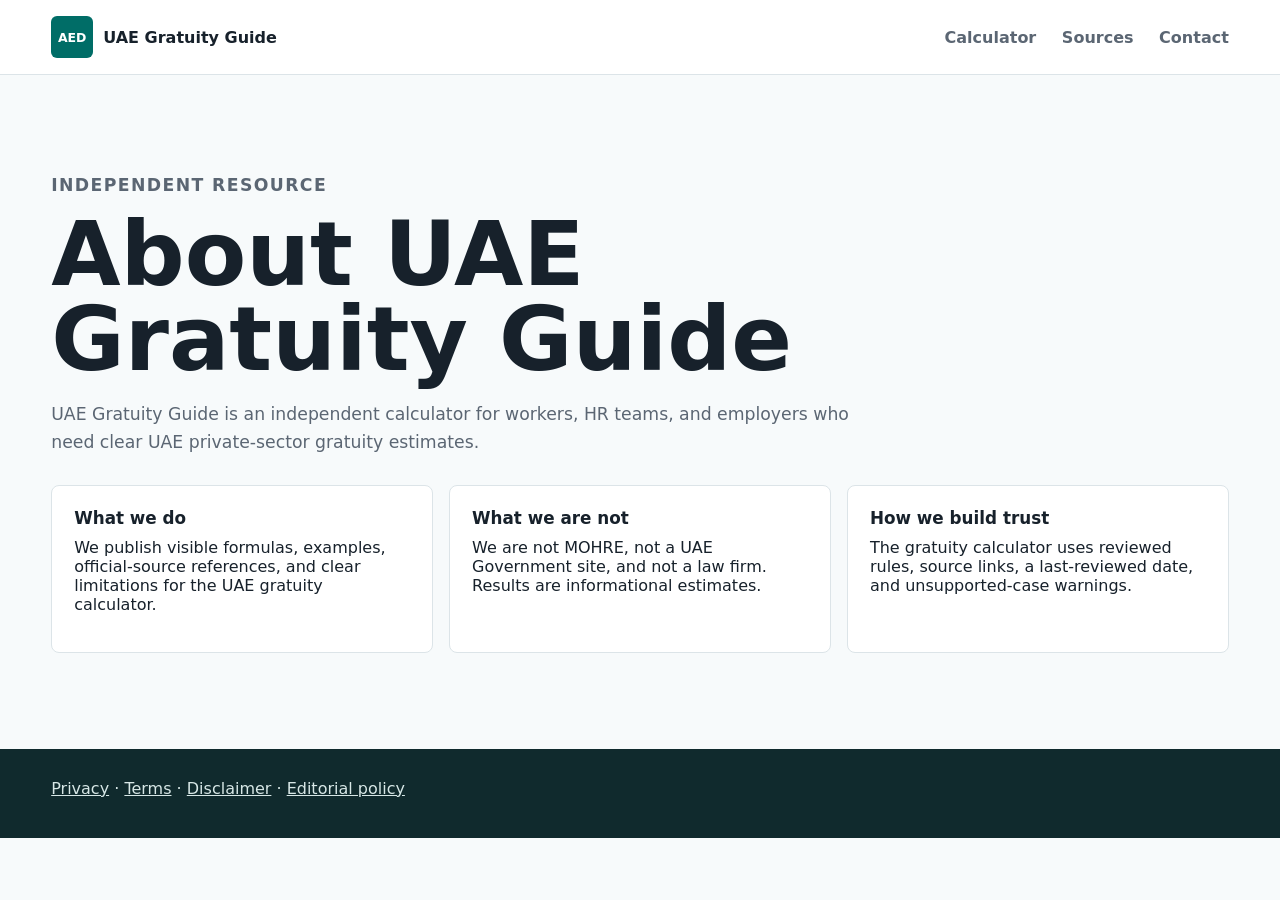
<file: about/index.html>
<!doctype html>
<html lang="en">
  <head>
    <meta charset="utf-8">
    <meta name="viewport" content="width=device-width, initial-scale=1">
    <title>About UAE Gratuity Guide</title>
    <meta name="description" content="About UAE Gratuity Guide, an independent calculator for UAE gratuity estimates.">
    <link rel="stylesheet" href="../styles.css">
  </head>
  <body>
    <header class="site-header"><a class="brand" href="../"><span class="brand-mark">AED</span><span>UAE Gratuity Guide</span></a><nav><a href="../gratuity-calculator/">Calculator</a><a href="../sources/">Sources</a><a href="../contact/">Contact</a></nav></header>
    <main><section class="calculator-band"><div class="section-heading"><p class="eyebrow">Independent resource</p><h1>About UAE Gratuity Guide</h1><p>UAE Gratuity Guide is an independent calculator for workers, HR teams, and employers who need clear UAE private-sector gratuity estimates.</p></div><div class="formula-grid"><article><h3>What we do</h3><p>We publish visible formulas, examples, official-source references, and clear limitations for the UAE gratuity calculator.</p></article><article><h3>What we are not</h3><p>We are not MOHRE, not a UAE Government site, and not a law firm. Results are informational estimates.</p></article><article><h3>How we build trust</h3><p>The gratuity calculator uses reviewed rules, source links, a last-reviewed date, and unsupported-case warnings.</p></article></div></section></main>
    <footer><p><a href="../privacy-policy/">Privacy</a> · <a href="../terms/">Terms</a> · <a href="../disclaimer/">Disclaimer</a> · <a href="../editorial-policy/">Editorial policy</a></p></footer>
  </body>
</html>
</file>
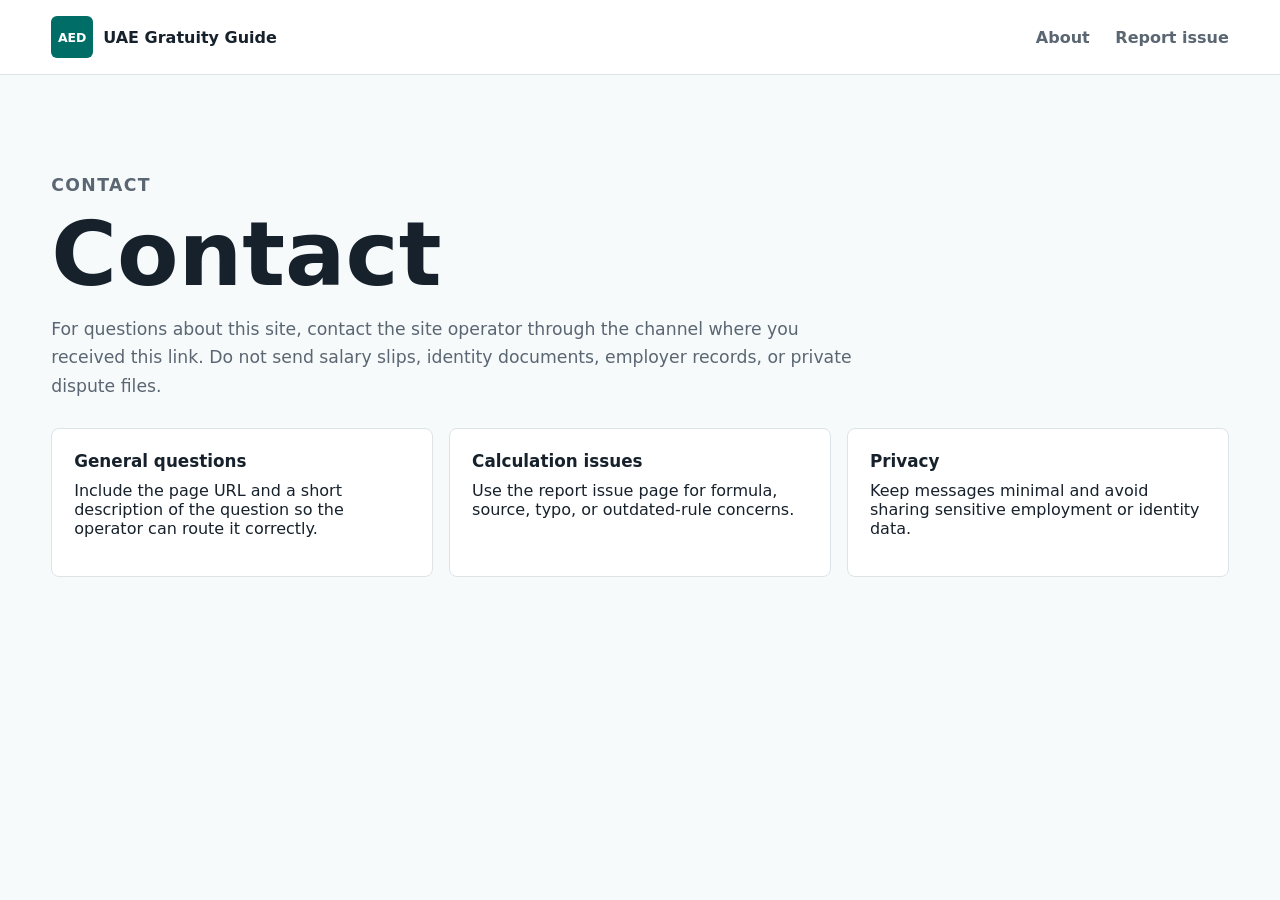
<file: contact/index.html>
<!doctype html>
<html lang="en">
  <head><meta charset="utf-8"><meta name="viewport" content="width=device-width, initial-scale=1"><title>Contact</title><meta name="description" content="Contact UAE Gratuity Guide."><link rel="stylesheet" href="../styles.css"></head>
  <body><header class="site-header"><a class="brand" href="../"><span class="brand-mark">AED</span><span>UAE Gratuity Guide</span></a><nav><a href="../about/">About</a><a href="../report-issue/">Report issue</a></nav></header><main><section class="calculator-band"><div class="section-heading"><p class="eyebrow">Contact</p><h1>Contact</h1><p>For questions about this site, contact the site operator through the channel where you received this link. Do not send salary slips, identity documents, employer records, or private dispute files.</p></div><div class="formula-grid"><article><h3>General questions</h3><p>Include the page URL and a short description of the question so the operator can route it correctly.</p></article><article><h3>Calculation issues</h3><p>Use the report issue page for formula, source, typo, or outdated-rule concerns.</p></article><article><h3>Privacy</h3><p>Keep messages minimal and avoid sharing sensitive employment or identity data.</p></article></div></section></main></body>
</html>
</file>
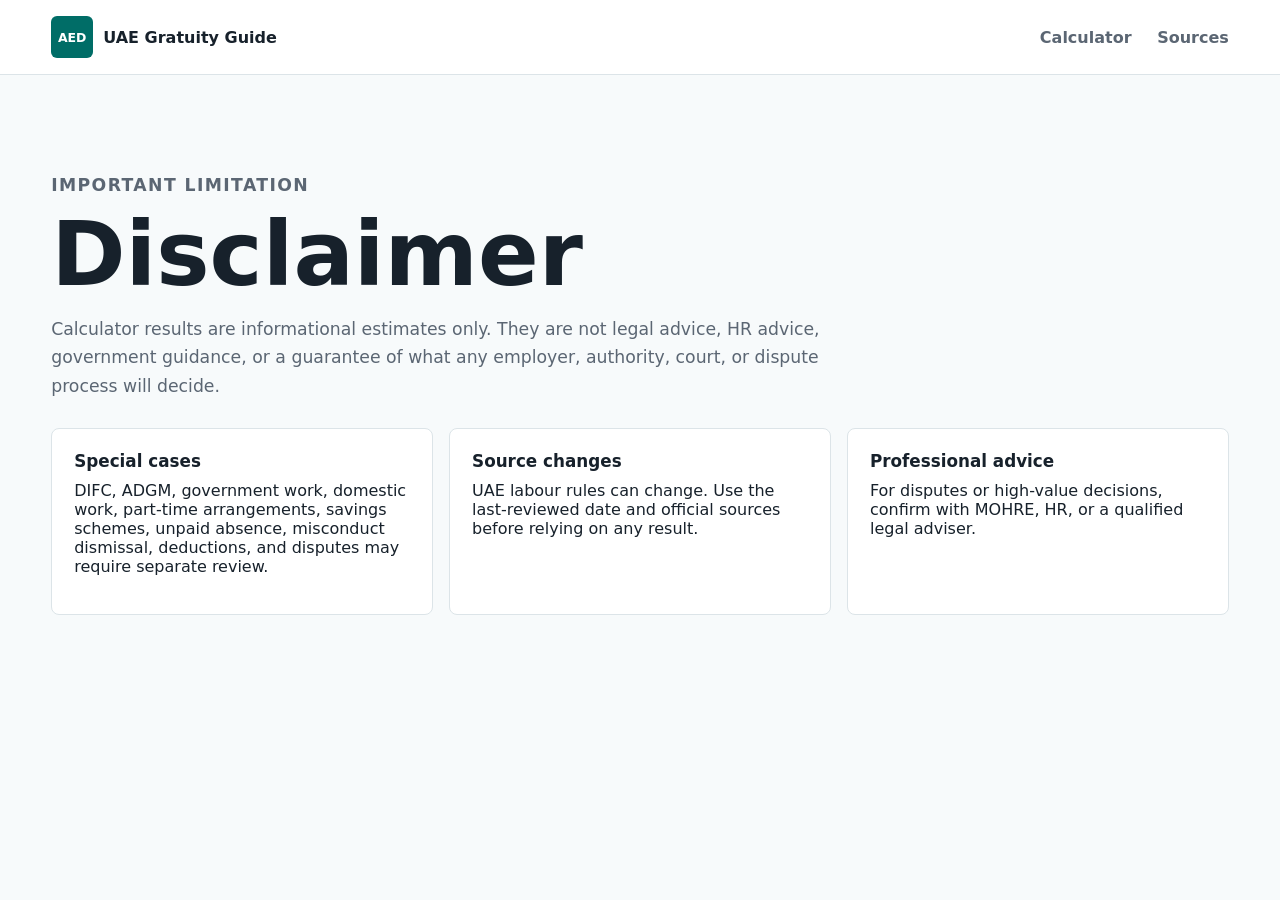
<file: disclaimer/index.html>
<!doctype html>
<html lang="en">
  <head><meta charset="utf-8"><meta name="viewport" content="width=device-width, initial-scale=1"><title>Disclaimer</title><meta name="description" content="Legal disclaimer for UAE Gratuity Guide calculator estimates."><link rel="stylesheet" href="../styles.css"></head>
  <body><header class="site-header"><a class="brand" href="../"><span class="brand-mark">AED</span><span>UAE Gratuity Guide</span></a><nav><a href="../gratuity-calculator/">Calculator</a><a href="../sources/">Sources</a></nav></header><main><section class="calculator-band"><div class="section-heading"><p class="eyebrow">Important limitation</p><h1>Disclaimer</h1><p>Calculator results are informational estimates only. They are not legal advice, HR advice, government guidance, or a guarantee of what any employer, authority, court, or dispute process will decide.</p></div><div class="formula-grid"><article><h3>Special cases</h3><p>DIFC, ADGM, government work, domestic work, part-time arrangements, savings schemes, unpaid absence, misconduct dismissal, deductions, and disputes may require separate review.</p></article><article><h3>Source changes</h3><p>UAE labour rules can change. Use the last-reviewed date and official sources before relying on any result.</p></article><article><h3>Professional advice</h3><p>For disputes or high-value decisions, confirm with MOHRE, HR, or a qualified legal adviser.</p></article></div></section></main></body>
</html>
</file>
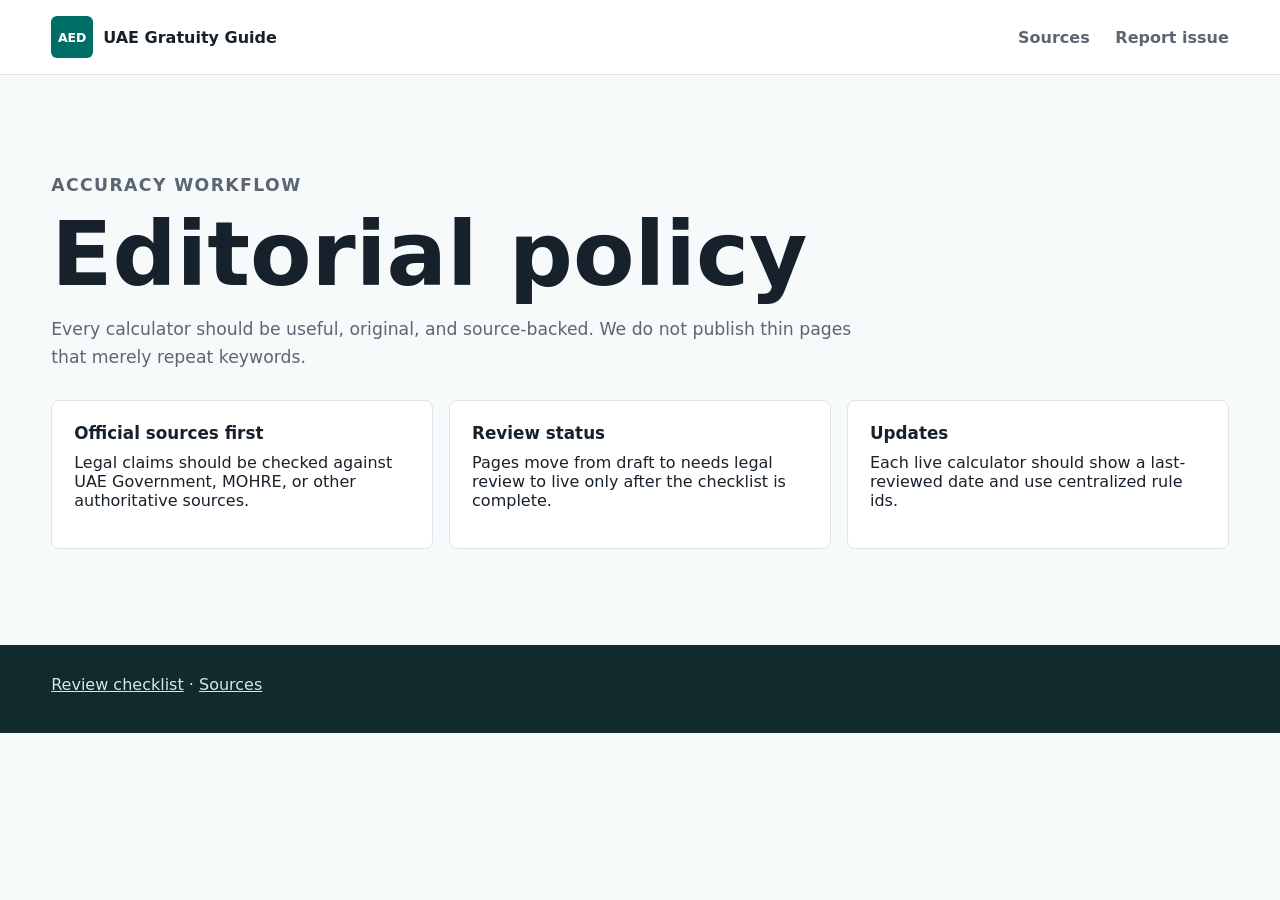
<file: editorial-policy/index.html>
<!doctype html>
<html lang="en">
  <head><meta charset="utf-8"><meta name="viewport" content="width=device-width, initial-scale=1"><title>Editorial Policy</title><meta name="description" content="Editorial and review policy for UAE Gratuity Guide."><link rel="stylesheet" href="../styles.css"></head>
  <body><header class="site-header"><a class="brand" href="../"><span class="brand-mark">AED</span><span>UAE Gratuity Guide</span></a><nav><a href="../sources/">Sources</a><a href="../report-issue/">Report issue</a></nav></header><main><section class="calculator-band"><div class="section-heading"><p class="eyebrow">Accuracy workflow</p><h1>Editorial policy</h1><p>Every calculator should be useful, original, and source-backed. We do not publish thin pages that merely repeat keywords.</p></div><div class="formula-grid"><article><h3>Official sources first</h3><p>Legal claims should be checked against UAE Government, MOHRE, or other authoritative sources.</p></article><article><h3>Review status</h3><p>Pages move from draft to needs legal review to live only after the checklist is complete.</p></article><article><h3>Updates</h3><p>Each live calculator should show a last-reviewed date and use centralized rule ids.</p></article></div></section></main><footer><p><a href="../platform/review-checklist.md">Review checklist</a> · <a href="../sources/">Sources</a></p></footer></body>
</html>
</file>
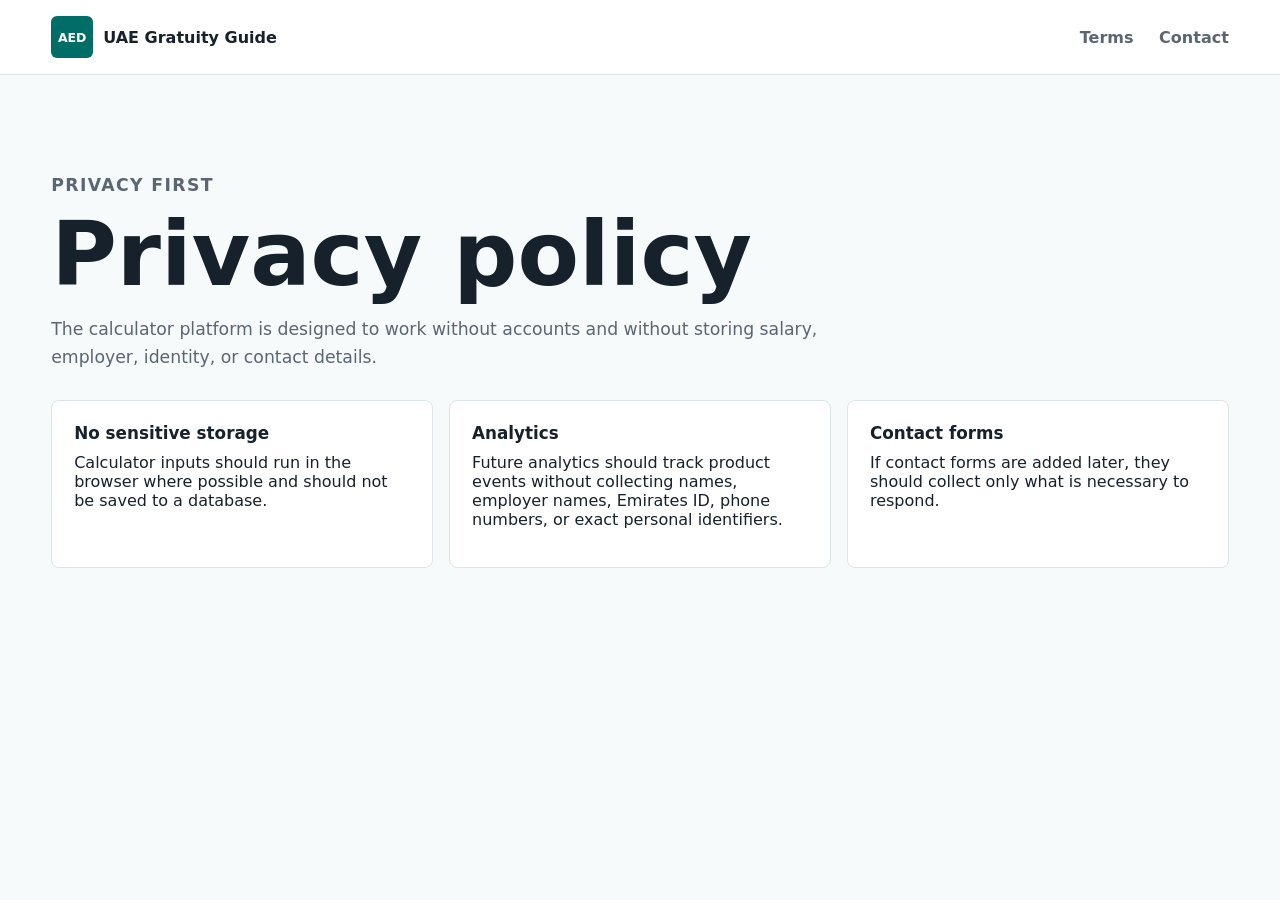
<file: privacy-policy/index.html>
<!doctype html>
<html lang="en">
  <head><meta charset="utf-8"><meta name="viewport" content="width=device-width, initial-scale=1"><title>Privacy Policy</title><meta name="description" content="Privacy policy for UAE Gratuity Guide."><link rel="stylesheet" href="../styles.css"></head>
  <body><header class="site-header"><a class="brand" href="../"><span class="brand-mark">AED</span><span>UAE Gratuity Guide</span></a><nav><a href="../terms/">Terms</a><a href="../contact/">Contact</a></nav></header><main><section class="calculator-band"><div class="section-heading"><p class="eyebrow">Privacy first</p><h1>Privacy policy</h1><p>The calculator platform is designed to work without accounts and without storing salary, employer, identity, or contact details.</p></div><div class="formula-grid"><article><h3>No sensitive storage</h3><p>Calculator inputs should run in the browser where possible and should not be saved to a database.</p></article><article><h3>Analytics</h3><p>Future analytics should track product events without collecting names, employer names, Emirates ID, phone numbers, or exact personal identifiers.</p></article><article><h3>Contact forms</h3><p>If contact forms are added later, they should collect only what is necessary to respond.</p></article></div></section></main></body>
</html>
</file>
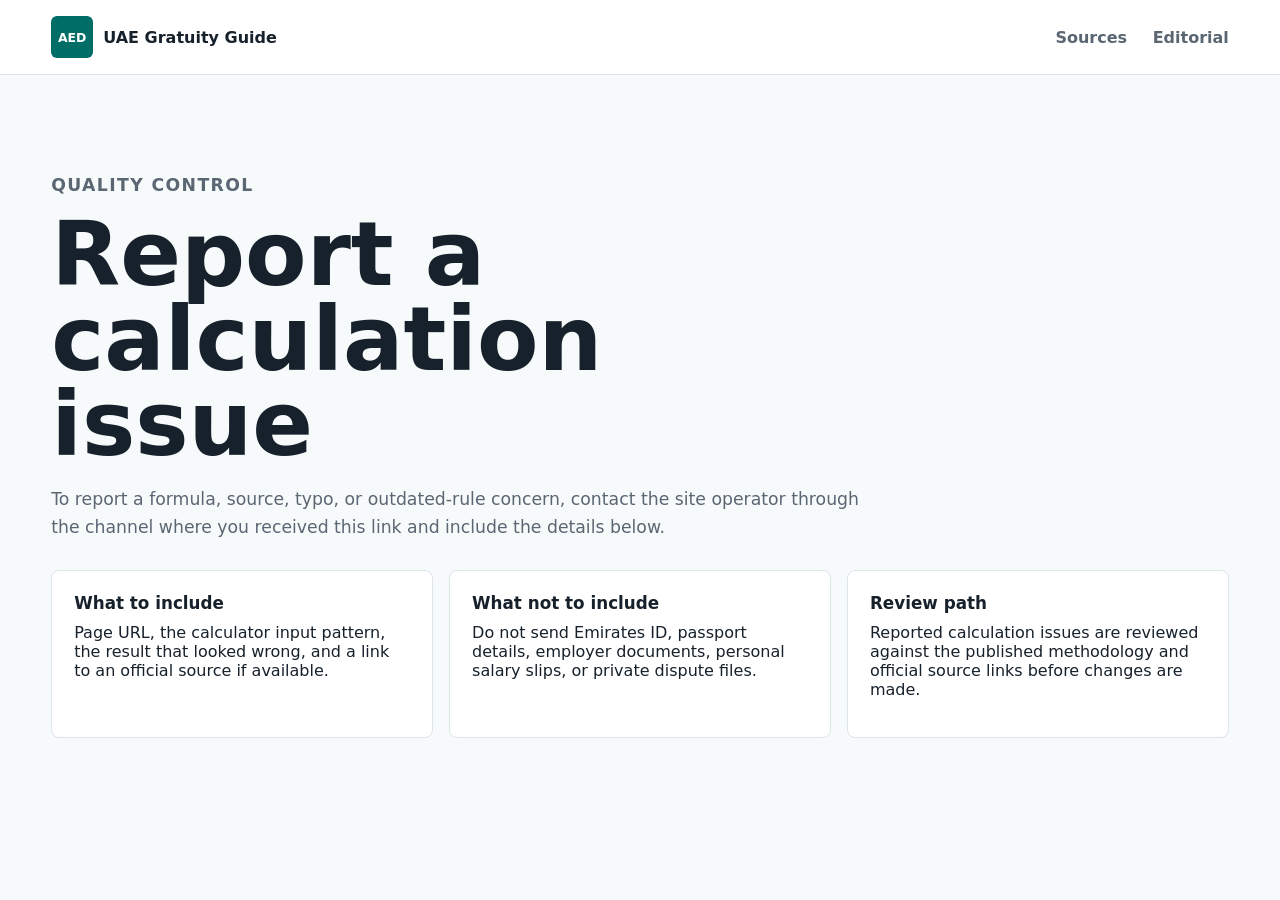
<file: report-issue/index.html>
<!doctype html>
<html lang="en">
  <head><meta charset="utf-8"><meta name="viewport" content="width=device-width, initial-scale=1"><title>Report a Calculation Issue</title><meta name="description" content="Report a calculation, source, or page issue for UAE Gratuity Guide."><link rel="stylesheet" href="../styles.css"></head>
  <body><header class="site-header"><a class="brand" href="../"><span class="brand-mark">AED</span><span>UAE Gratuity Guide</span></a><nav><a href="../sources/">Sources</a><a href="../editorial-policy/">Editorial</a></nav></header><main><section class="calculator-band"><div class="section-heading"><p class="eyebrow">Quality control</p><h1>Report a calculation issue</h1><p>To report a formula, source, typo, or outdated-rule concern, contact the site operator through the channel where you received this link and include the details below.</p></div><div class="formula-grid"><article><h3>What to include</h3><p>Page URL, the calculator input pattern, the result that looked wrong, and a link to an official source if available.</p></article><article><h3>What not to include</h3><p>Do not send Emirates ID, passport details, employer documents, personal salary slips, or private dispute files.</p></article><article><h3>Review path</h3><p>Reported calculation issues are reviewed against the published methodology and official source links before changes are made.</p></article></div></section></main></body>
</html>
</file>
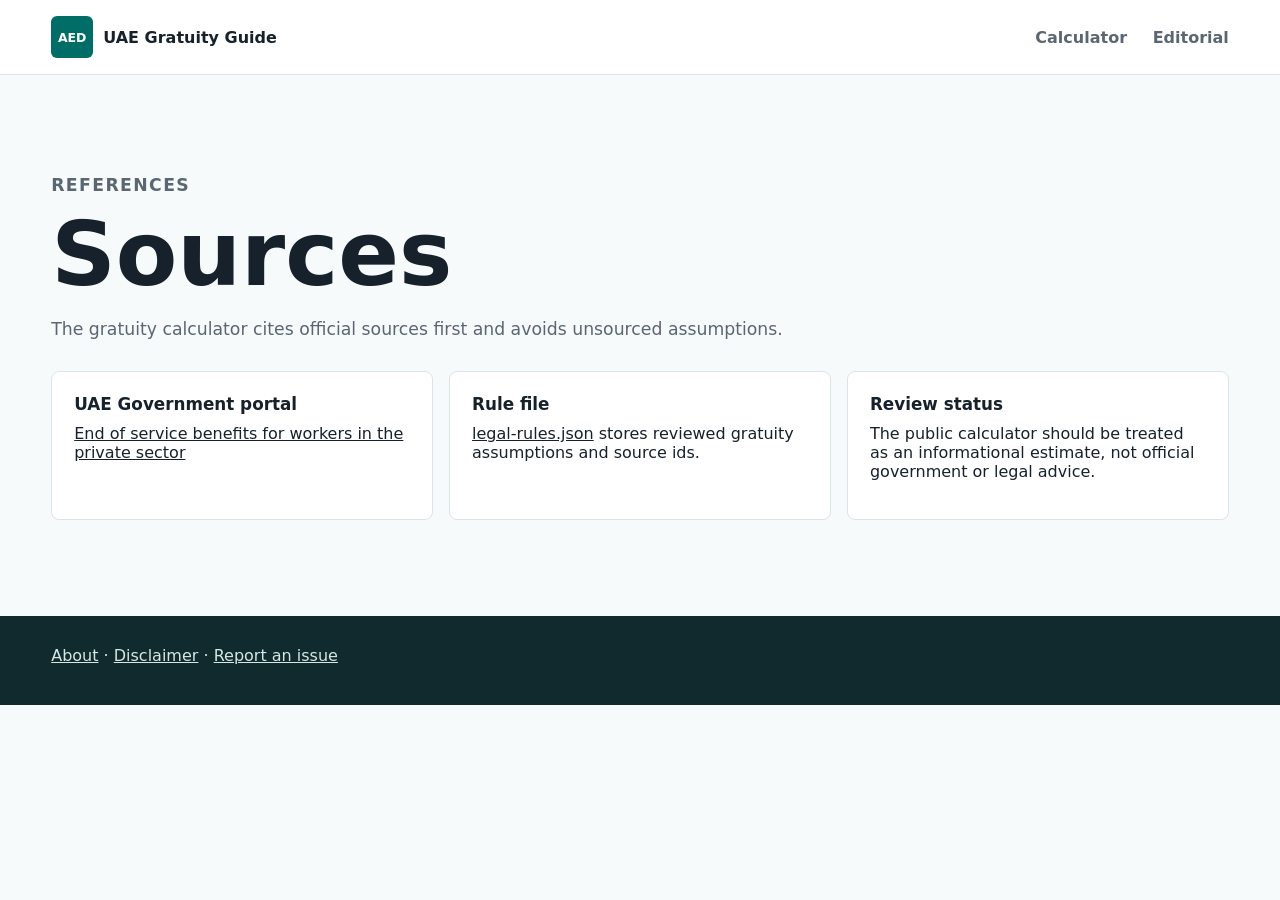
<file: sources/index.html>
<!doctype html>
<html lang="en">
  <head><meta charset="utf-8"><meta name="viewport" content="width=device-width, initial-scale=1"><title>Sources</title><meta name="description" content="Official sources used by the UAE Gratuity Guide calculator."><link rel="stylesheet" href="../styles.css"></head>
  <body><header class="site-header"><a class="brand" href="../"><span class="brand-mark">AED</span><span>UAE Gratuity Guide</span></a><nav><a href="../gratuity-calculator/">Calculator</a><a href="../editorial-policy/">Editorial</a></nav></header><main><section class="calculator-band"><div class="section-heading"><p class="eyebrow">References</p><h1>Sources</h1><p>The gratuity calculator cites official sources first and avoids unsourced assumptions.</p></div><div class="formula-grid"><article><h3>UAE Government portal</h3><p><a href="https://u.ae/en/information-and-services/jobs/employment-in-the-private-sector/end-of-service-benefits-for-employees-in-the-private-sector" rel="noopener noreferrer">End of service benefits for workers in the private sector</a></p></article><article><h3>Rule file</h3><p><a href="../platform/legal-rules.json">legal-rules.json</a> stores reviewed gratuity assumptions and source ids.</p></article><article><h3>Review status</h3><p>The public calculator should be treated as an informational estimate, not official government or legal advice.</p></article></div></section></main><footer><p><a href="../about/">About</a> · <a href="../disclaimer/">Disclaimer</a> · <a href="../report-issue/">Report an issue</a></p></footer></body>
</html>
</file>
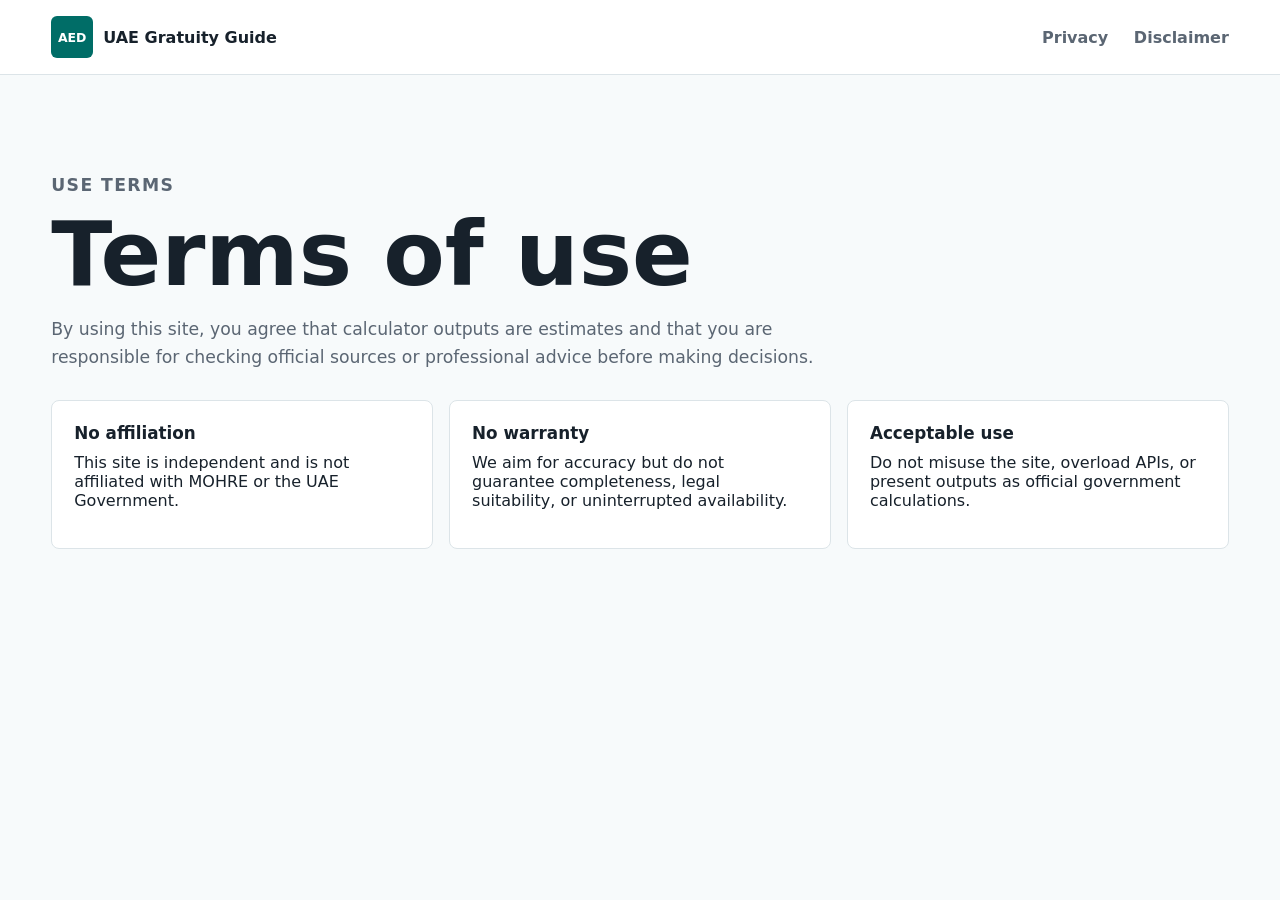
<file: terms/index.html>
<!doctype html>
<html lang="en">
  <head><meta charset="utf-8"><meta name="viewport" content="width=device-width, initial-scale=1"><title>Terms of Use</title><meta name="description" content="Terms of use for UAE Gratuity Guide."><link rel="stylesheet" href="../styles.css"></head>
  <body><header class="site-header"><a class="brand" href="../"><span class="brand-mark">AED</span><span>UAE Gratuity Guide</span></a><nav><a href="../privacy-policy/">Privacy</a><a href="../disclaimer/">Disclaimer</a></nav></header><main><section class="calculator-band"><div class="section-heading"><p class="eyebrow">Use terms</p><h1>Terms of use</h1><p>By using this site, you agree that calculator outputs are estimates and that you are responsible for checking official sources or professional advice before making decisions.</p></div><div class="formula-grid"><article><h3>No affiliation</h3><p>This site is independent and is not affiliated with MOHRE or the UAE Government.</p></article><article><h3>No warranty</h3><p>We aim for accuracy but do not guarantee completeness, legal suitability, or uninterrupted availability.</p></article><article><h3>Acceptable use</h3><p>Do not misuse the site, overload APIs, or present outputs as official government calculations.</p></article></div></section></main></body>
</html>
</file>
<file: styles.css>
:root {
  color-scheme: light;
  --ink: #17212b;
  --muted: #5b6673;
  --line: #dce4e8;
  --surface: #f7fafb;
  --white: #ffffff;
  --teal: #006d67;
  --teal-dark: #004b47;
  --gold: #b9892d;
  --coral: #9f341f;
  --shadow: 0 18px 50px rgba(27, 45, 52, 0.14);
}

* {
  box-sizing: border-box;
}

html {
  scroll-behavior: smooth;
}

body {
  margin: 0;
  font-family: Inter, ui-sans-serif, system-ui, -apple-system, BlinkMacSystemFont, "Segoe UI", sans-serif;
  color: var(--ink);
  background: var(--surface);
}

a {
  color: inherit;
}

.site-header {
  position: sticky;
  top: 0;
  z-index: 10;
  display: flex;
  align-items: center;
  justify-content: space-between;
  gap: 24px;
  padding: 16px clamp(18px, 4vw, 56px);
  background: rgba(255, 255, 255, 0.92);
  border-bottom: 1px solid var(--line);
  backdrop-filter: blur(14px);
}

.brand {
  display: inline-flex;
  align-items: center;
  gap: 10px;
  font-weight: 800;
  text-decoration: none;
}

.brand-mark {
  display: inline-grid;
  place-items: center;
  width: 42px;
  height: 42px;
  border-radius: 6px;
  background: var(--teal);
  color: var(--white);
  font-size: 0.78rem;
  letter-spacing: 0;
}

nav {
  display: flex;
  align-items: center;
  gap: clamp(12px, 2vw, 28px);
  color: var(--muted);
  font-weight: 650;
}

nav a {
  text-decoration: none;
}

.hero {
  min-height: 76vh;
  display: grid;
  grid-template-columns: minmax(0, 0.92fr) minmax(320px, 1.08fr);
  align-items: center;
  gap: clamp(28px, 5vw, 72px);
  padding: clamp(40px, 7vw, 84px) clamp(18px, 4vw, 56px) clamp(28px, 5vw, 64px);
  background: linear-gradient(180deg, #f9fcfb 0%, #eef6f4 100%);
}

.hero-copy {
  max-width: 680px;
  min-width: 0;
}

.hero > *,
.calculator-shell > *,
.formula-grid > * {
  min-width: 0;
}

.eyebrow {
  margin: 0 0 12px;
  color: var(--teal);
  font-size: 0.83rem;
  font-weight: 800;
  text-transform: uppercase;
  letter-spacing: 0.08em;
}

h1,
h2,
h3,
p {
  margin-top: 0;
}

h1 {
  margin-bottom: 18px;
  font-size: clamp(3rem, 7vw, 6.3rem);
  line-height: 0.95;
  letter-spacing: 0;
}

h2 {
  margin-bottom: 12px;
  font-size: clamp(2rem, 4vw, 3.2rem);
  line-height: 1.05;
  letter-spacing: 0;
}

h3 {
  margin-bottom: 10px;
  font-size: 1.05rem;
}

.hero-text,
.section-heading p,
.source-band p {
  color: var(--muted);
  font-size: 1.08rem;
  line-height: 1.65;
}

.last-reviewed {
  width: max-content;
  max-width: 100%;
  margin: 0 0 18px;
  padding: 8px 10px;
  border: 1px solid #d4e2df;
  border-radius: 6px;
  color: var(--teal-dark);
  background: #eff7f5;
  font-size: 0.92rem;
  font-weight: 750;
}

.hero img {
  width: 100%;
  height: auto;
  border-radius: 8px;
  box-shadow: var(--shadow);
  object-fit: cover;
}

.hero-actions,
.source-band {
  display: flex;
  align-items: center;
  gap: 12px;
  flex-wrap: wrap;
}

.button {
  display: inline-flex;
  align-items: center;
  justify-content: center;
  min-height: 46px;
  padding: 0 18px;
  border-radius: 6px;
  font-weight: 800;
  text-decoration: none;
  border: 1px solid transparent;
}

.button.primary {
  background: var(--teal);
  color: var(--white);
}

.button.secondary {
  background: var(--white);
  color: var(--teal-dark);
  border-color: var(--line);
}

.trust-strip {
  display: grid;
  grid-template-columns: repeat(3, 1fr);
  gap: 1px;
  background: var(--line);
  border-block: 1px solid var(--line);
}

.trust-strip div {
  padding: 22px clamp(18px, 4vw, 56px);
  background: var(--white);
}

.trust-strip strong,
.trust-strip span {
  display: block;
}

.trust-strip span {
  margin-top: 6px;
  color: var(--muted);
}

.calculator-band,
.methodology,
.faq,
.tools-band {
  padding: clamp(54px, 8vw, 96px) clamp(18px, 4vw, 56px);
}

.section-heading {
  max-width: 820px;
  margin-bottom: 28px;
}

.calculator-shell {
  display: grid;
  grid-template-columns: minmax(280px, 0.9fr) minmax(320px, 1fr);
  gap: 22px;
  align-items: stretch;
}

.calculator-form,
.result-panel,
.formula-grid article,
details {
  border: 1px solid var(--line);
  border-radius: 8px;
  background: var(--white);
}

.calculator-form {
  display: grid;
  gap: 18px;
  padding: clamp(18px, 3vw, 30px);
}

label span,
legend {
  display: block;
  margin-bottom: 8px;
  color: var(--ink);
  font-weight: 750;
}

input,
select {
  width: 100%;
  min-height: 48px;
  border: 1px solid #cbd7dc;
  border-radius: 6px;
  padding: 0 12px;
  font: inherit;
  color: var(--ink);
  background: #fbfdfd;
}

select {
  appearance: none;
  padding-right: 40px;
  background-image:
    linear-gradient(45deg, transparent 50%, var(--teal-dark) 50%),
    linear-gradient(135deg, var(--teal-dark) 50%, transparent 50%);
  background-position:
    calc(100% - 20px) 21px,
    calc(100% - 14px) 21px;
  background-size: 6px 6px, 6px 6px;
  background-repeat: no-repeat;
}

.field-help {
  margin: -2px 0 0;
  color: var(--muted);
  font-size: 0.9rem;
  line-height: 1.45;
}

.input-prefix {
  display: grid;
  grid-template-columns: 58px 1fr;
  align-items: center;
  border: 1px solid #cbd7dc;
  border-radius: 6px;
  background: #fbfdfd;
  overflow: hidden;
}

.input-prefix > span {
  display: grid;
  place-items: center;
  height: 100%;
  margin: 0;
  background: #eaf2f1;
  color: var(--teal-dark);
}

.input-prefix input {
  border: 0;
  border-radius: 0;
}

fieldset {
  margin: 0;
  padding: 16px;
  border: 1px solid var(--line);
  border-radius: 8px;
}

.segmented-control {
  display: grid;
  grid-template-columns: repeat(2, 1fr);
  gap: 6px;
  padding: 4px;
  margin-bottom: 12px;
  border: 1px solid var(--line);
  border-radius: 8px;
  background: #eef5f4;
}

.segmented-control label {
  position: relative;
}

.segmented-control input {
  position: absolute;
  inset: 0;
  opacity: 0;
}

.segmented-control span {
  display: grid;
  place-items: center;
  min-height: 42px;
  margin: 0;
  border-radius: 6px;
  color: var(--muted);
  font-weight: 800;
  cursor: pointer;
}

.segmented-control input:checked + span {
  color: var(--white);
  background: var(--teal);
}

.segmented-control input:focus-visible + span {
  outline: 3px solid rgba(185, 137, 45, 0.45);
  outline-offset: 2px;
}

.check-row {
  display: grid;
  grid-template-columns: 22px 1fr;
  gap: 10px;
  align-items: center;
  margin-top: 10px;
}

.check-row input {
  min-height: auto;
}

.check-row span {
  margin: 0;
  font-weight: 650;
}

.result-panel {
  padding: clamp(20px, 4vw, 36px);
  background: #102a2d;
  color: var(--white);
}

.result-label {
  margin-bottom: 8px;
  color: #a9c6c6;
  font-weight: 800;
}

.result-amount {
  display: block;
  margin-bottom: 24px;
  color: #f4c260;
  font-size: clamp(2.4rem, 5vw, 4.8rem);
  line-height: 1;
  font-weight: 900;
}

.result-breakdown,
.result-list {
  display: grid;
  gap: 1px;
  margin: 0 0 18px;
  background: rgba(255, 255, 255, 0.12);
}

.result-breakdown div,
.result-list div {
  display: flex;
  justify-content: space-between;
  gap: 16px;
  padding: 13px 0;
  background: #102a2d;
}

.result-breakdown dt,
.result-list dt {
  color: #b7cccb;
}

.result-breakdown dd,
.result-list dd {
  margin: 0;
  text-align: right;
  font-weight: 800;
}

.result-panel h2 {
  margin-bottom: 16px;
  font-size: clamp(1.55rem, 3vw, 2.25rem);
}

.result-panel p,
.result-panel ul {
  color: #dbe9e8;
  line-height: 1.55;
}

.result-panel .result-label {
  color: #a9c6c6;
}

.warning {
  color: #ffe0a3;
  font-weight: 750;
}

.result-panel .warning {
  color: #ffe0a3;
}

.small-text {
  font-size: 0.9rem;
}

.notice {
  margin: 0;
  color: #dbe9e8;
  line-height: 1.55;
}

.formula-grid {
  display: grid;
  grid-template-columns: repeat(3, 1fr);
  gap: 16px;
}

.tool-grid {
  display: grid;
  grid-template-columns: repeat(5, 1fr);
  gap: 14px;
}

.tool-card {
  display: flex;
  min-height: 220px;
  flex-direction: column;
  justify-content: space-between;
  padding: 20px;
  border: 1px solid var(--line);
  border-radius: 8px;
  background: var(--white);
  text-decoration: none;
  transition: transform 160ms ease, border-color 160ms ease, box-shadow 160ms ease;
}

.tool-card:hover {
  transform: translateY(-2px);
  border-color: rgba(0, 109, 103, 0.42);
  box-shadow: 0 14px 34px rgba(27, 45, 52, 0.1);
}

.tool-card span {
  width: max-content;
  padding: 5px 8px;
  border-radius: 6px;
  color: var(--teal-dark);
  background: #e8f3f1;
  font-size: 0.78rem;
  font-weight: 900;
  text-transform: uppercase;
  letter-spacing: 0.06em;
}

.tool-card.live span {
  color: var(--white);
  background: var(--teal);
}

.tool-card h3 {
  margin: 24px 0 8px;
  font-size: 1.24rem;
}

.tool-card p {
  margin: 0;
  color: var(--muted);
  line-height: 1.55;
}

.formula-grid article {
  padding: 22px;
}

code {
  color: var(--coral);
  white-space: normal;
  overflow-wrap: anywhere;
}

.source-band {
  justify-content: space-between;
  padding: clamp(34px, 5vw, 54px) clamp(18px, 4vw, 56px);
  background: #fff7e8;
  border-block: 1px solid #ead7ae;
}

.source-band div {
  max-width: 760px;
}

.faq {
  display: grid;
  gap: 12px;
}

details {
  padding: 18px 20px;
}

summary {
  cursor: pointer;
  font-weight: 850;
}

details p {
  margin: 12px 0 0;
  color: var(--muted);
  line-height: 1.6;
}

.related-links {
  display: flex;
  gap: 10px;
  flex-wrap: wrap;
}

footer {
  padding: 28px clamp(18px, 4vw, 56px);
  color: #d7e7e6;
  background: #102a2d;
}

footer p {
  margin: 0 0 8px;
  line-height: 1.55;
}

@media (max-width: 860px) {
  .site-header {
    align-items: flex-start;
    flex-direction: column;
  }

  nav {
    width: 100%;
    justify-content: space-between;
  }

  .hero,
  .calculator-shell {
    grid-template-columns: 1fr;
  }

  .hero {
    min-height: auto;
  }

  .trust-strip,
  .formula-grid,
  .tool-grid {
    grid-template-columns: 1fr;
  }
}

@media (min-width: 861px) and (max-width: 1180px) {
  .tool-grid {
    grid-template-columns: repeat(2, 1fr);
  }
}

@media (max-width: 520px) {
  nav {
    font-size: 0.92rem;
  }

  h1 {
    font-size: 3.2rem;
  }

  .result-breakdown div,
  .result-list div {
    display: grid;
  }

  .result-breakdown dd,
  .result-list dd {
    text-align: left;
  }
}
</file>
